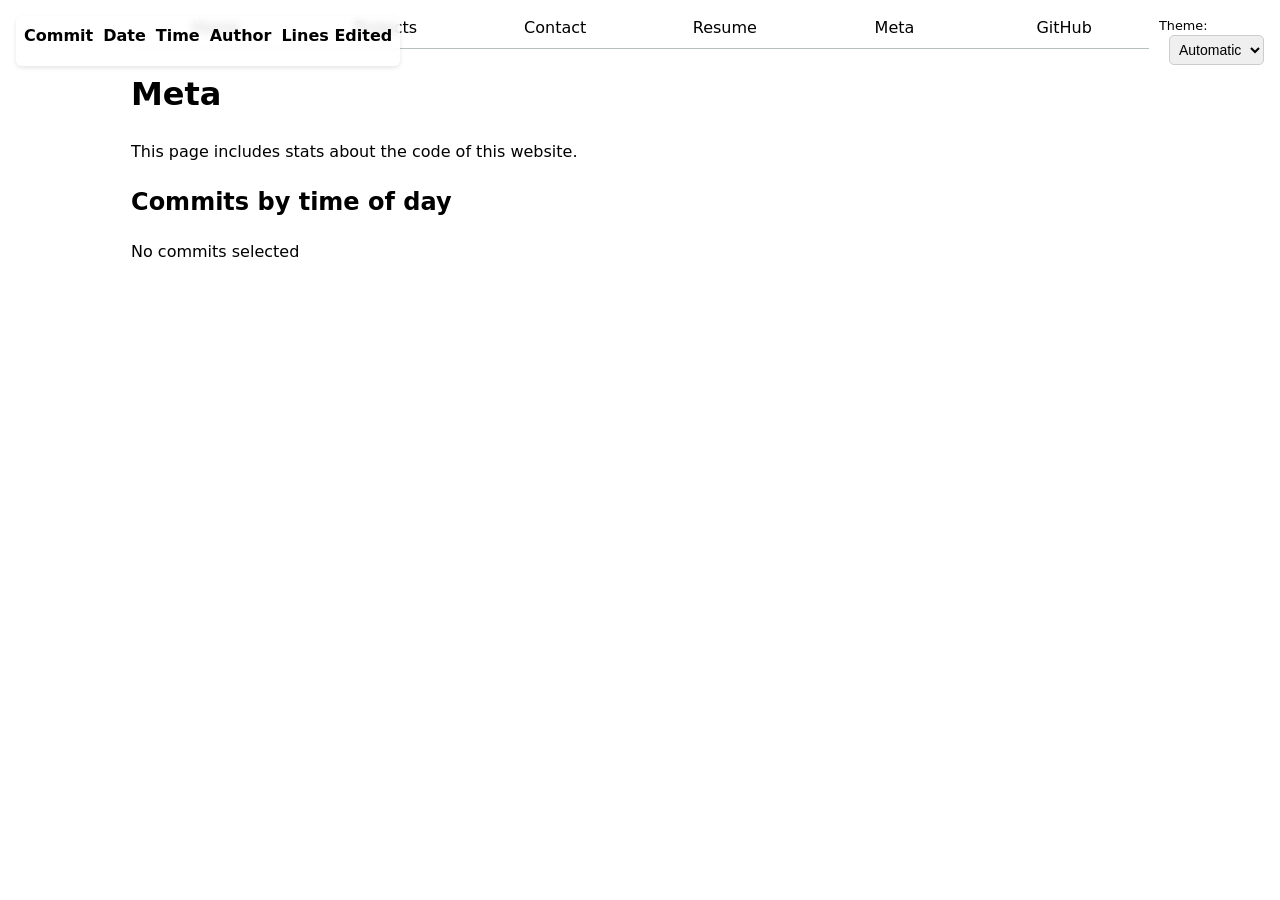
<file: meta/index.html>
<!DOCTYPE html>
<html lang="en">
<head>
    <meta charset="UTF-8">
    <meta name="viewport" content="width=device-width, initial-scale=1.0">
    <title>Zubin Sannakkayala: Meta</title>
    <link rel="stylesheet" href="../style.css"></link>
    <script src="https://d3js.org/d3.v7.min.js"></script>
    <script src="main.js"></script>
    <script type="module" src="../global.js"></script>
</head>
<body>
    <h1>Meta</h1>
    <p>This page includes stats about the code of this website.</p>
    <div id="stats"></div>
    <h2>Commits by time of day</h2>
    <div id="chart"></div> 

    <dl id="commit-tooltip" class="info tooltip">
        <dt>Commit</dt>
        <dd>
          <a href="" id="commit-link" target="_blank"></a>
        </dd>
      
        <dt>Date</dt>
        <dd id="commit-date"></dd>
      
        <!-- Add: Time, author, lines edited -->
        <dt>Time</dt>
        <dd id="commit-time"></dd>

        <dt>Author</dt>
        <dd id="commit-author"></dd>

        <dt>Lines Edited</dt>
        <dd id="commit-lines"></dd>
      </dl>
      <p id="selection-count">No commits selected</p>
      <dl id="language-breakdown" class="stats"></dl>
</body>
</file>
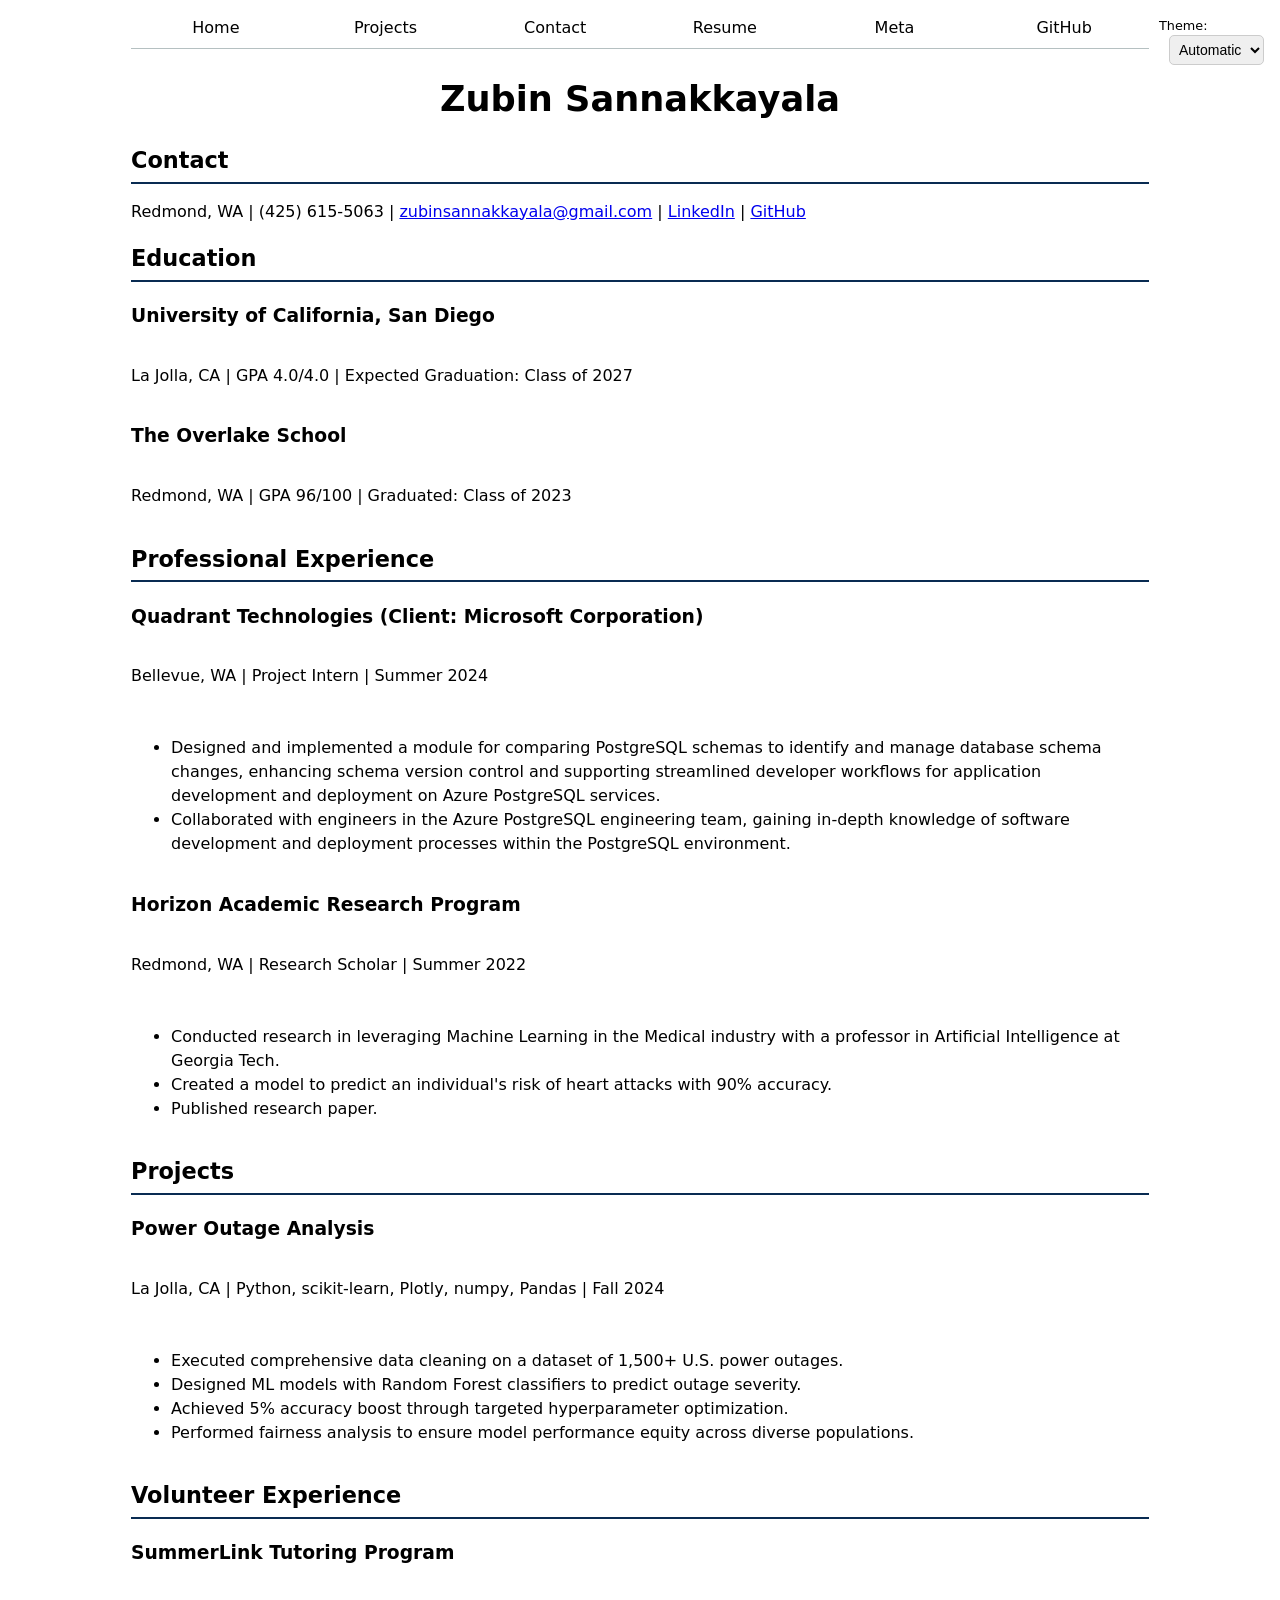
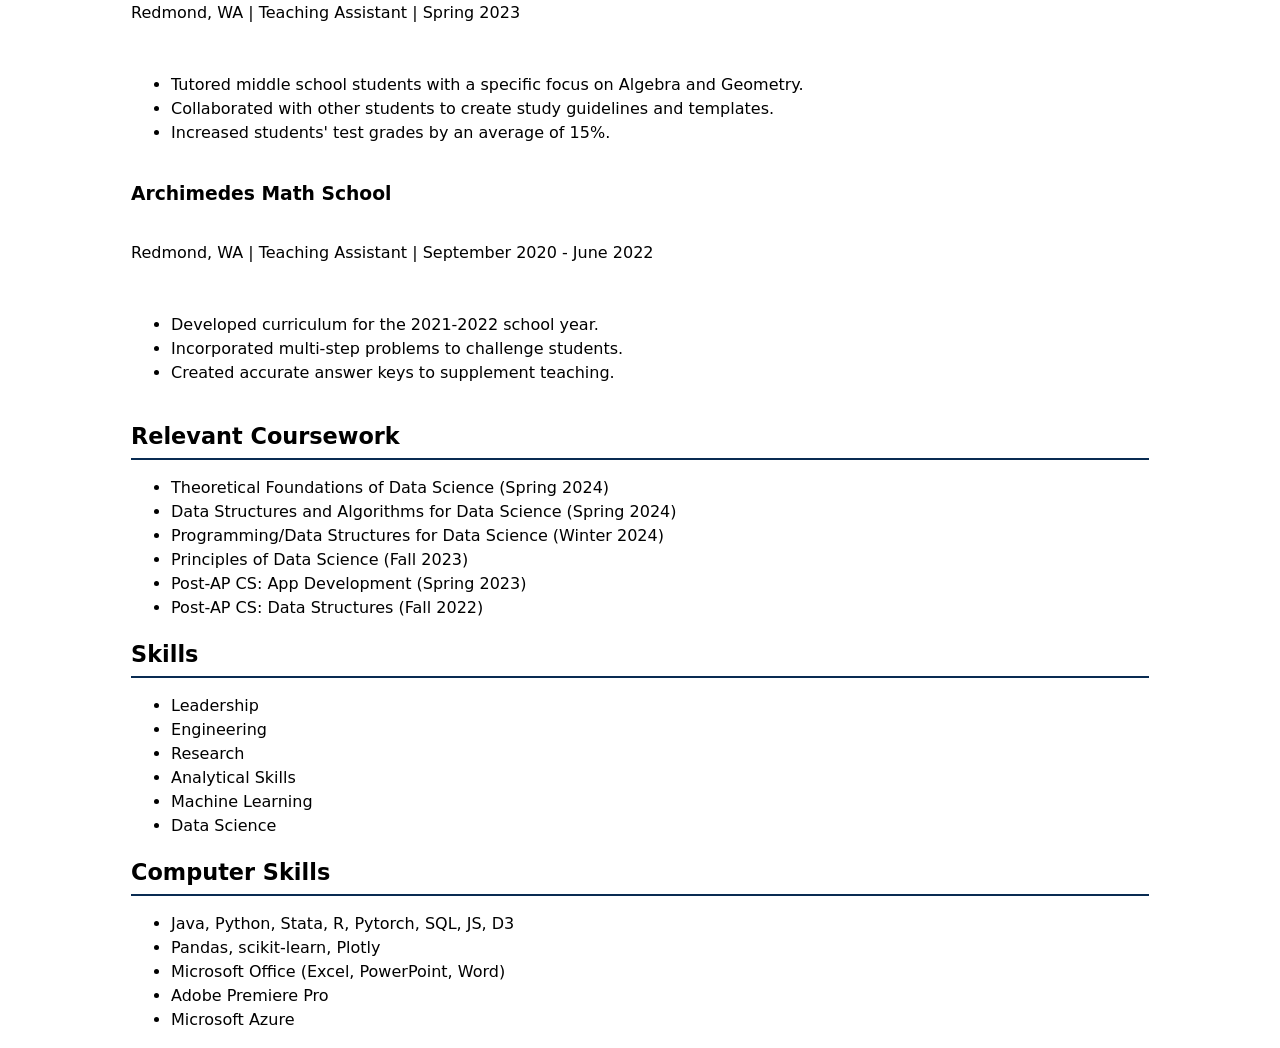
<file: resume/index.html>
<!DOCTYPE html>
<html lang="en">
<head>
    <meta charset="UTF-8">
    <meta name="viewport" content="width=device-width, initial-scale=1.0">
    <title>Zubin Sannakkayala: Resume</title>
    <link rel="stylesheet" href="../style.css">
    <script type="module" src="../global.js"></script>
</head>
<body class="resume-page">
    <h1>Zubin Sannakkayala</h1>

    <section>
        <h2>Contact</h2>
        <p>
            Redmond, WA | (425) 615-5063 | <a href="mailto:zubinsannakkayala@gmail.com">zubinsannakkayala@gmail.com</a> | 
            <a href="https://www.linkedin.com/in/zubin-sannakkayala-518545279/" target="_blank">LinkedIn</a> | 
            <a href="https://github.com/zubinss" target="_blank">GitHub</a>
        </p>
    </section>

    <section>
        <h2>Education</h2>
        <article>
            <h3>University of California, San Diego</h3>
            <p>La Jolla, CA | GPA 4.0/4.0 | Expected Graduation: <time datetime="2027-06">Class of 2027</time></p>
        </article>
        <article>
            <h3>The Overlake School</h3>
            <p>Redmond, WA | GPA 96/100 | Graduated: <time datetime="2023-06">Class of 2023</time></p>
        </article>
    </section>

    <section>
        <h2>Professional Experience</h2>
        <article>
            <h3>Quadrant Technologies (Client: Microsoft Corporation)</h3>
            <p>Bellevue, WA | Project Intern | <time datetime="2024-06">Summer 2024</time></p>
            <ul>
                <li>Designed and implemented a module for comparing PostgreSQL schemas to identify and manage database schema changes, enhancing schema version control and supporting streamlined developer workflows for application development and deployment on Azure PostgreSQL services.</li>
                <li>Collaborated with engineers in the Azure PostgreSQL engineering team, gaining in-depth knowledge of software development and deployment processes within the PostgreSQL environment.</li>
            </ul>
        </article>
        <article>
            <h3>Horizon Academic Research Program</h3>
            <p>Redmond, WA | Research Scholar | <time datetime="2022-06">Summer 2022</time></p>
            <ul>
                <li>Conducted research in leveraging Machine Learning in the Medical industry with a professor in Artificial Intelligence at Georgia Tech.</li>
                <li>Created a model to predict an individual's risk of heart attacks with 90% accuracy.</li>
                <li>Published research paper.</li>
            </ul>
        </article>
    </section>

    <section>
        <h2>Projects</h2>
        <article>
            <h3 href="https://github.com/zubinss/power-outage-analysis" target="_blank">Power Outage Analysis</h3>
            <p>La Jolla, CA | Python, scikit-learn, Plotly, numpy, Pandas | <time datetime="2024-09">Fall 2024</time></p>
            <ul>
                <li>Executed comprehensive data cleaning on a dataset of 1,500+ U.S. power outages.</li>
                <li>Designed ML models with Random Forest classifiers to predict outage severity.</li>
                <li>Achieved 5% accuracy boost through targeted hyperparameter optimization.</li>
                <li>Performed fairness analysis to ensure model performance equity across diverse populations.</li>
            </ul>
        </article>
    </section>

    <section>
        <h2>Volunteer Experience</h2>
        <article>
            <h3>SummerLink Tutoring Program</h3>
            <p>Redmond, WA | Teaching Assistant | <time datetime="2023-03">Spring 2023</time></p>
            <ul>
                <li>Tutored middle school students with a specific focus on Algebra and Geometry.</li>
                <li>Collaborated with other students to create study guidelines and templates.</li>
                <li>Increased students' test grades by an average of 15%.</li>
            </ul>
        </article>
        <article>
            <h3>Archimedes Math School</h3>
            <p>Redmond, WA | Teaching Assistant | <time datetime="2020-09">September 2020</time> - <time datetime="2022-06">June 2022</time></p>
            <ul>
                <li>Developed curriculum for the 2021-2022 school year.</li>
                <li>Incorporated multi-step problems to challenge students.</li>
                <li>Created accurate answer keys to supplement teaching.</li>
            </ul>
        </article>
    </section>

    <section>
        <h2>Relevant Coursework</h2>
        <ul>
            <li>Theoretical Foundations of Data Science (Spring 2024)</li>
            <li>Data Structures and Algorithms for Data Science (Spring 2024)</li>
            <li>Programming/Data Structures for Data Science (Winter 2024)</li>
            <li>Principles of Data Science (Fall 2023)</li>
            <li>Post-AP CS: App Development (Spring 2023)</li>
            <li>Post-AP CS: Data Structures (Fall 2022)</li>
        </ul>
    </section>

    <section>
        <h2>Skills</h2>
        <ul>
            <li>Leadership</li>
            <li>Engineering</li>
            <li>Research</li>
            <li>Analytical Skills</li>
            <li>Machine Learning</li>
            <li>Data Science</li>
        </ul>
    </section>

    <section>
        <h2>Computer Skills</h2>
        <ul>
            <li>Java, Python, Stata, R, Pytorch, SQL, JS, D3</li>
            <li>Pandas, scikit-learn, Plotly</li>
            <li>Microsoft Office (Excel, PowerPoint, Word)</li>
            <li>Adobe Premiere Pro</li>
            <li>Microsoft Azure</li>
        </ul>
    </section>
</body>
</html>
</file>
<file: style.css>
body {
  font: 100%/1.5 system-ui;
  display: block;
  margin: 8px;
  margin-inline: max(1em, (100% - 100ch) / 2);
}
nav {
display: flex;
margin-bottom: auto;
border-bottom-width: 1px;
border-bottom-style: solid;
border-bottom-color: oklch(80% 3% 200);
padding-bottom: 0%;
--border-color: oklch(50% 10% 200 / 40%);
}
nav a {
flex: 1;
text-decoration: none;
color: inherit;
text-align: center;
padding: 0.5em;
}
.curr{
border-bottom-width: 0.4em;
border-bottom-style: solid;
border-bottom-color: var(--border-color);
padding-bottom: 0.2em;
}

:root {
--color-accent: #002244;
}

html {
accent-color: var(--color-accent);
color-scheme: light dark; 
}

nav a:hover {
background-color: color-mix(in oklch, var(--color-accent), canvas 85%);
border-bottom: 0.4em solid var(--color-accent); 
}

form {
display: grid; 
grid-template-columns: auto 1fr; 
gap: 0.2em;
}

label {
display: grid; 
grid-template-columns: subgrid; 
grid-column: 1 / -1; 
}
input, textarea, button {
grid-column: 1 / -1; 
}
.projects{
display: grid;
grid-template-columns: repeat(auto-fill, minmax(15em, 1fr));
gap: 10px;
font-variant-numeric: oldstyle-nums
}
article{
display: grid;
grid-template-rows: subgrid;
grid-row: span 3;
gap: 1em
}

article h2{
margin: 0;
}

.resume {
font-family: 'Arial', sans-serif;
line-height: 1.6;
margin: 0;
display: flex;
justify-content: center;
min-height: 100vh;
padding: 2rem;
}

.resume-page h1 {
text-align: center;
font-size: 2.2rem;
margin-bottom: 0.75rem;
}

.resume-page .contact-info {
text-align: center; 
margin-bottom: 1.5rem;
}

.resume-page h2 {
font-size: 1.4rem;
margin-bottom: 0.1rem; 
border-bottom: 2px solid #092b52;
padding-bottom: 0.25rem;
}

.resume-page h3 {
margin-bottom: 0.1rem; 
}

.resume-page .contact-info p {
margin-bottom: 0.1rem;
}

.resume-page .section {
margin-bottom: 0.1rem; 
}

.resume-page .item {
margin-bottom: 0.1rem;
}

.resume-page .item-title {
font-weight: bold;
}

.resume-page .item ul {
list-style-type: disc;
margin-left: 0.1rem; 
}

.resume-page .item li {
margin-bottom: 0.1rem;
}

.resume-page .education .item {
margin-bottom: 0.1rem; 
}

.resume-page .skills {
margin-top: 0.1rem;
}

.resume-page .skills ul {
list-style: none;
padding: 0;
margin: 0;
display: flex;
flex-wrap: wrap;
}

.resume-page .skills li {
margin-right: 0.1rem; 
margin-bottom: 0.1rem;
}

.color-scheme {
  position: absolute;
  top: 1rem; 
  right: 1rem; 
  font-size: 80%; 
  font-family: inherit; 
}

.color-scheme select {
  margin-left: 10px;
  padding: 5px;
  font-size: 14px;
  border-radius: 5px;
  border: 1px solid #ccc;
}

dl {
  display: grid;
  grid-template-columns: repeat(4, 1fr); /* Four equal-sized columns */
  text-align: center;
  gap: 10px; /* Optional: adds spacing between items */
}

dt {
  grid-row: 1; /* Places all <dt> elements in the first row */
  font-weight: bold;
}

dd {
  grid-row: 2; /* Places all <dd> elements in the second row */
  margin: 0;
}

svg {
  max-width: 60em;
  margin-block: 2em;

  /* Do not clip shapes outside the viewBox */
  overflow: visible;
}

.legend {
  display: grid;
  flex-wrap: wrap; 
  flex: 1;
  grid-template-columns: repeat(auto-fill, minmax(9em, 1fr));
  gap: 16px; 
  list-style: none;
  padding: 8px;
  margin: 0;
  outline: 1px solid #333; 
  align-content: start;
  width: 100%; /* Ensure it takes full width of its parent */
  height: auto;
}

.legend li {
  display: flex;
  align-items: center; 
  gap: 6px; 
  padding: 6px 12px;
  flex: 1 1 auto;
}

.legend .swatch {
  width: 15px; 
  height: 15px; 
  align-items: center; 
  aspect-ratio: 1 / 1; 
  background: var(--color); 
  display: inline-block; 
  border-radius: 50%; 
}
.container {
  display: flex; 
  align-items: center; 
  gap: 20px; 
  margin: auto; 
}

.searchBar {
  width: 100%;  
  height: 45px;
}

svg:has(path:hover) {
  path:not(:hover) {
    opacity: 50%;
  }
}

path {
  transition: 300ms;
}

.selected {
  --color: oklch(60% 45% 0) !important;

  &:is(path) {
    fill: var(--color);
  }
}

path {
  cursor: pointer;
}

.gridlines line {
  stroke: #ddd; /* Light gray color */
  stroke-opacity: 0.6; /* Reduce opacity */
  stroke-width: 1; /* Thin lines */
}

circle {
  transition: 200ms;
  transform-origin: center;
  transform-box: fill-box;
}

circle:hover {
  transform: scale(1.5);
}

dl.info {
  display: grid;
  grid-template-columns: auto 1fr;
  margin: 0;
}

.tooltip {
  position: fixed;
  top: 1em;
  left: 1em;
  background-color: rgba(255, 255, 255, 0.8);
  box-shadow: 0 2px 4px rgba(0, 0, 0, 0.1);
  border-radius: 6px;
  backdrop-filter: blur(4px);
  padding: 8px;
}

dl.info {
  /* ... other styles ... */
  transition-duration: 500ms;
  transition-property: opacity, visibility;
}

dl.info[hidden]:not(:hover, :focus-within) {
  opacity: 0;
  visibility: hidden;
}

@keyframes marching-ants {
  to {
    stroke-dashoffset: -8; /* 5 + 3 */
  }
}

.selection {
  fill-opacity: 0.1;
  stroke: black;
  stroke-opacity: 0.7;
  stroke-dasharray: 5 3;
  animation: marching-ants 2s linear infinite;
}

circle.selected {
  fill: #ff6b6b;
}
</file>
